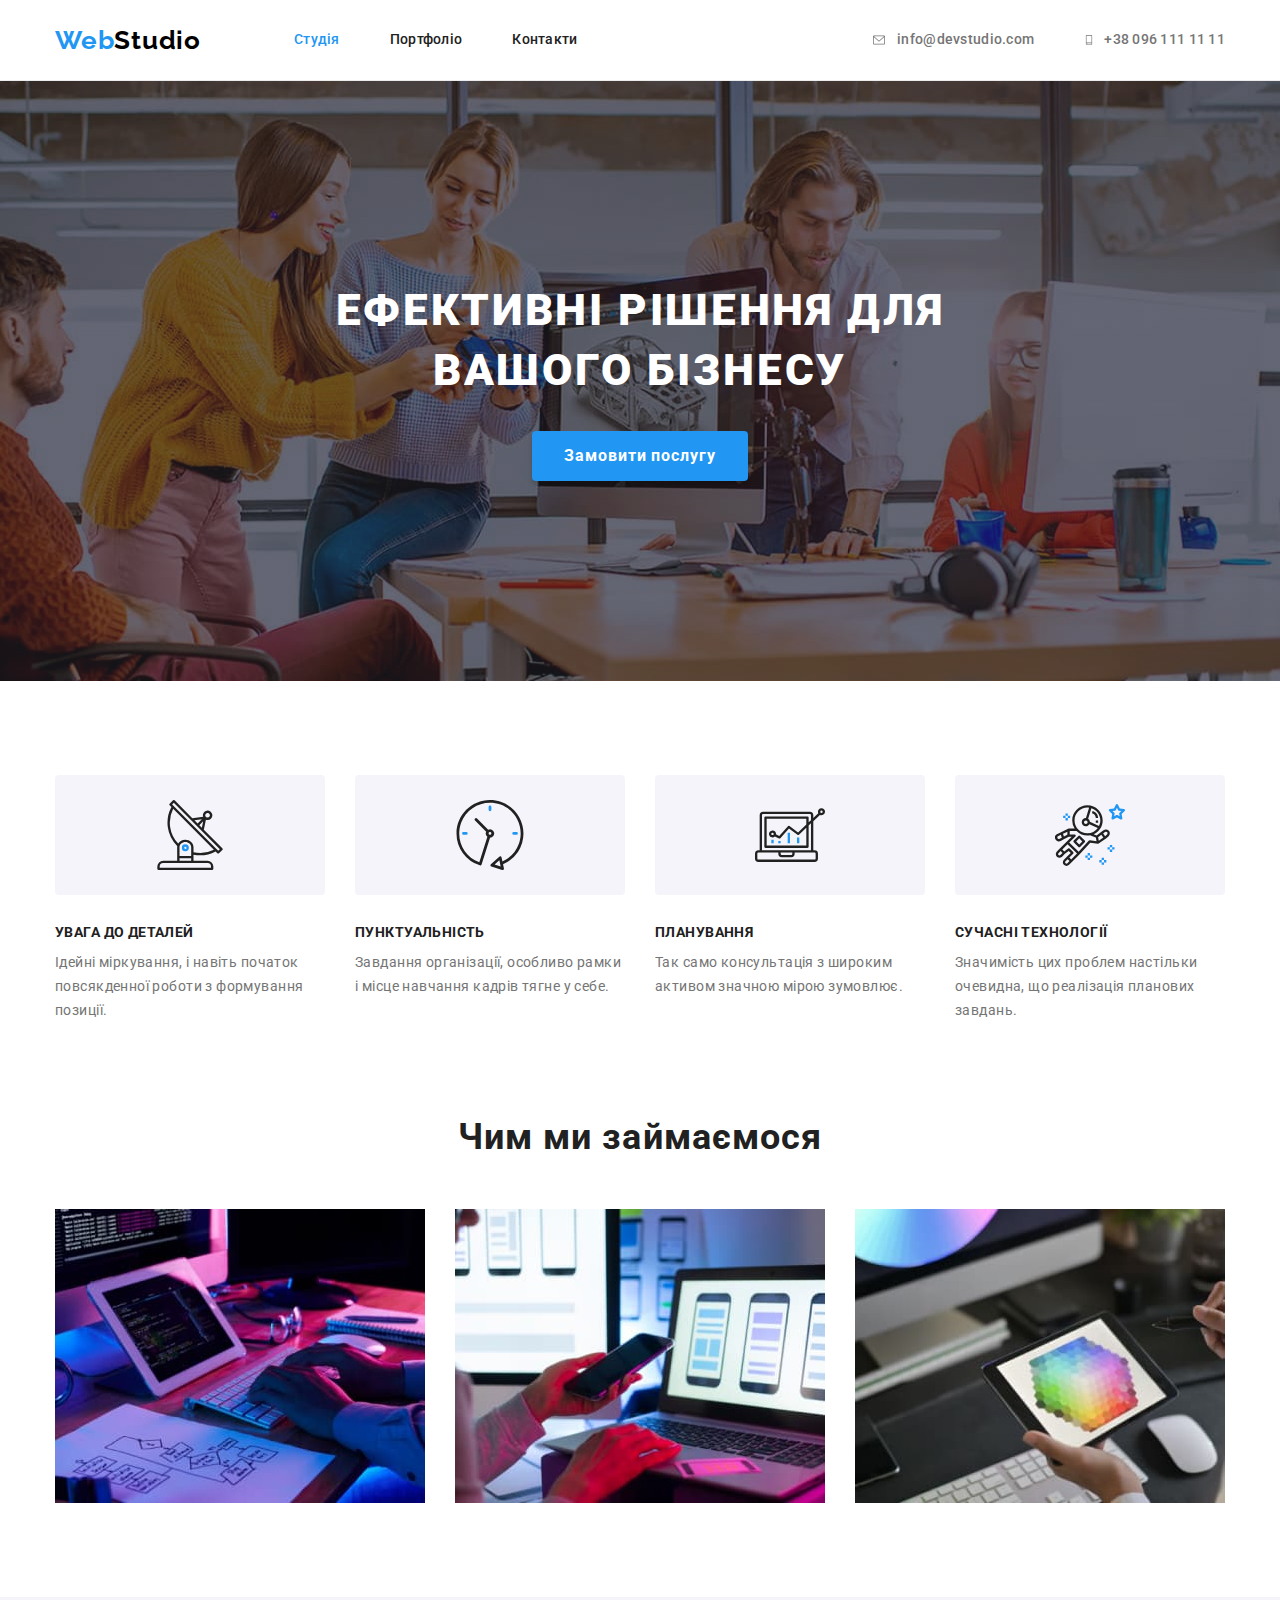
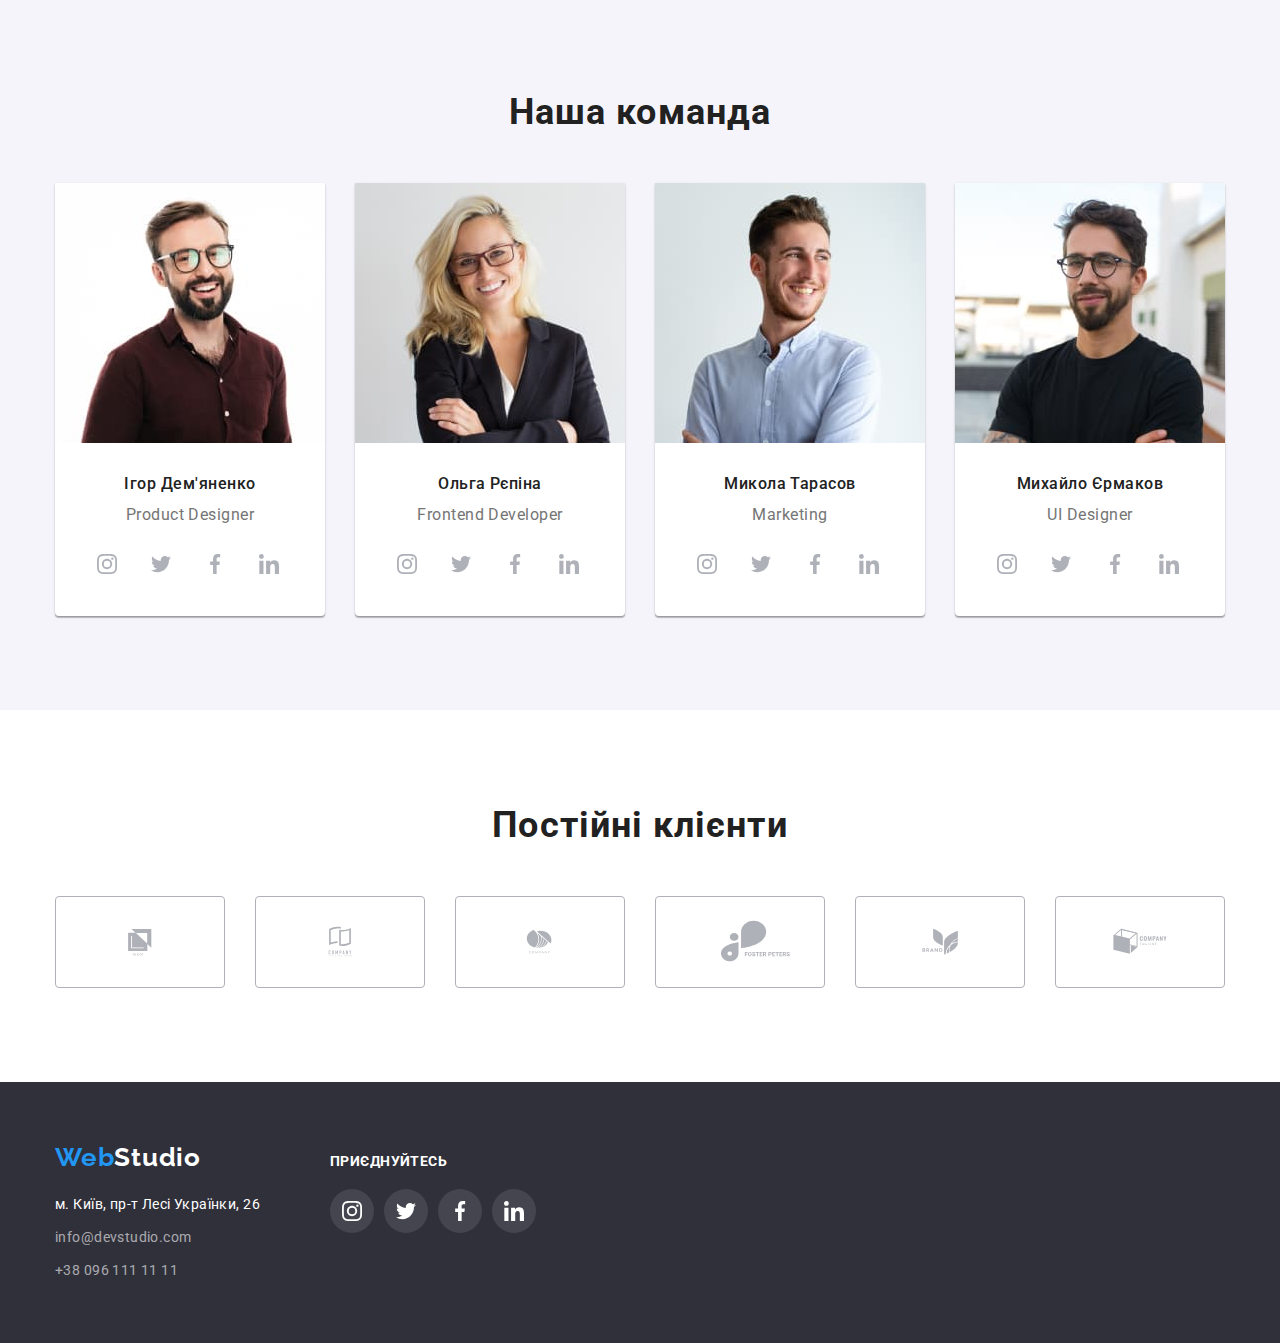
<file: index.html>
<!DOCTYPE html>
<html lang="uk">
  <head>
    <meta charset="UTF-8" />
    <meta http-equiv="X-UA-Compatible" content="IE=edge" />
    <meta name="viewport" content="width=device-width, initial-scale=1.0" />
    <link rel="preconnect" href="https://fonts.googleapis.com" />
    <link rel="preconnect" href="https://fonts.gstatic.com" crossorigin />
    <link
      href="https://fonts.googleapis.com/css2?family=Raleway:wght@700&family=Roboto:wght@400;500;700;900&display=swap"
      rel="stylesheet"
    />
    <link rel="stylesheet" href="./css/modern-normalize.css" />
    <link rel="stylesheet" href="./css/styles.css" />
    <title>WebStudio</title>
  </head>
  <body>
    <!-- Header -->
    <header class="header">
      <div class="container header-block">
        <a class="header-logo" href="./index.html"><span>Web</span>Studio</a>
        <nav class="header-nav">
          <ul class="header-menu">
            <li><a class="header-menu-link active" href="./index.html">Студія</a></li>
            <li><a class="header-menu-link" href="./portfolio.html">Портфоліо</a></li>
            <li><a class="header-menu-link" href="#">Контакти</a></li>
          </ul>
        </nav>
        <ul class="header-contacts">
          <li>
            <a class="header-contacts-link" href="mailto:info@devstudio.com">
              <svg class="contact-icon" width="16" height="12">
                <use href="./images/icons.svg#icon-envelope"></use>
              </svg>
              info@devstudio.com
            </a>
          </li>
          <li>
            <a class="header-contacts-link" href="tel:+380961111111">
              <svg class="contact-icon" width="10" height="16">
                <use href="./images/icons.svg#icon-smartphone"></use>
              </svg>
              +38 096 111 11 11
            </a>
          </li>
        </ul>
      </div>
    </header>
    <!-- Main content -->
    <main>
      <!-- Hero -->
      <section class="hero section">
        <div class="container">
          <h1 class="hero-title">Ефективні рішення для вашого бізнесу</h1>
          <button class="hero-btn" type="button">Замовити послугу</button>
        </div>
      </section>
      <!-- Section01 Advantages -->
      <section class="advantages section">
        <div class="container">
          <h2 class="scr-reader">Наші переваги</h2>
          <ul class="advantages-list">
            <li class="advantages-block">
              <div class="advantages-img">
                <svg class="advantages-icon" width="70" height="70">
                  <use href="./images/icons.svg#icon-antenna"></use>
                </svg>
              </div>
              <h3 class="advantages-title">Увага до деталей</h3>
              <p class="advantages-text">
                Ідейні міркування, і навіть початок повсякденної роботи з формування позиції.
              </p>
            </li>
            <li class="advantages-block">
              <div class="advantages-img">
                <svg class="advantages-icon" width="70" height="70">
                  <use href="./images/icons.svg#icon-clock"></use>
                </svg>
              </div>
              <h3 class="advantages-title">Пунктуальність</h3>
              <p class="advantages-text">
                Завдання організації, особливо рамки і місце навчання кадрів тягне у себе.
              </p>
            </li>
            <li class="advantages-block">
              <div class="advantages-img">
                <svg class="advantages-icon" width="70" height="70">
                  <use href="./images/icons.svg#icon-diagram"></use>
                </svg>
              </div>
              <h3 class="advantages-title">Планування</h3>
              <p class="advantages-text">
                Так само консультація з широким активом значною мірою зумовлює.
              </p>
            </li>
            <li class="advantages-block">
              <div class="advantages-img">
                <svg class="advantages-icon" width="70" height="70">
                  <use href="./images/icons.svg#icon-astronaut"></use>
                </svg>
              </div>
              <h3 class="advantages-title">Сучасні технології</h3>
              <p class="advantages-text">
                Значимість цих проблем настільки очевидна, що реалізація планових завдань.
              </p>
            </li>
          </ul>
        </div>
      </section>
      <!-- Section02 Directions  -->
      <section class="directions section">
        <div class="container">
          <h2 class="section-title drn">Чим ми займаємося</h2>
          <ul class="directions-list">
            <li class="directions-item">
              <img src="./images/box1.jpg" width="370" alt="Програмування" />
            </li>
            <li class="directions-item">
              <img src="./images/box2.jpg" width="370" alt="Розробка мобільних додатків" />
            </li>
            <li class="directions-item">
              <img src="./images/box3.jpg" width="370" alt="Дизайн" />
            </li>
          </ul>
        </div>
      </section>
      <!-- Section03 Team -->
      <section class="team section">
        <div class="container">
          <h2 class="section-title">Наша команда</h2>
          <ul class="team-list">
            <li class="team-item">
              <img src="./images/img01.jpg" alt="Фото Ігор Дем'яненко" width="270" />
              <div class="team-item-descr">
                <h3 class="team-item-title">Ігор Дем'яненко</h3>
                <p class="team-item-job">Product Designer</p>
                <ul class="team-icons-list">
                  <li class="team-list-item">
                    <a class="members-social-icons" href="#">
                      <svg class="members-social-icon" width="20" height="20">
                        <use href="./images/icons.svg#icon-instagram"></use>
                      </svg>
                    </a>
                  </li>
                  <li class="team-list-item">
                    <a class="members-social-icons" href="#">
                      <svg class="members-social-icon" width="20" height="20">
                        <use href="./images/icons.svg#icon-twitter"></use>
                      </svg>
                    </a>
                  </li>
                  <li class="team-list-item">
                    <a class="members-social-icons" href="#">
                      <svg class="members-social-icon" width="20" height="20">
                        <use href="./images/icons.svg#icon-facebook"></use>
                      </svg>
                    </a>
                  </li>
                  <li class="team-list-item">
                    <a class="members-social-icons" href="#">
                      <svg class="members-social-icon" width="20" height="20">
                        <use href="./images/icons.svg#icon-linkedin"></use>
                      </svg>
                    </a>
                  </li>
                </ul>
              </div>
            </li>
            <li class="team-item">
              <img src="./images/img02.jpg" alt="Фото Ольга Рєпіна" width="270" />
              <div class="team-item-descr">
                <h3 class="team-item-title">Ольга Рєпіна</h3>
                <p class="team-item-job">Frontend Developer</p>
                <ul class="team-icons-list">
                  <li class="team-list-item">
                    <a class="members-social-icons" href="#">
                      <svg class="members-social-icon" width="20" height="20">
                        <use href="./images/icons.svg#icon-instagram"></use>
                      </svg>
                    </a>
                  </li>
                  <li class="team-list-item">
                    <a class="members-social-icons" href="#">
                      <svg class="members-social-icon" width="20" height="20">
                        <use href="./images/icons.svg#icon-twitter"></use>
                      </svg>
                    </a>
                  </li>
                  <li class="team-list-item">
                    <a class="members-social-icons" href="#">
                      <svg class="members-social-icon" width="20" height="20">
                        <use href="./images/icons.svg#icon-facebook"></use>
                      </svg>
                    </a>
                  </li>
                  <li class="team-list-item">
                    <a class="members-social-icons" href="#">
                      <svg class="members-social-icon" width="20" height="20">
                        <use href="./images/icons.svg#icon-linkedin"></use>
                      </svg>
                    </a>
                  </li>
                </ul>
              </div>
            </li>
            <li class="team-item">
              <img src="./images/img03.jpg" alt="Фото Микола Тарасов" width="270" />
              <div class="team-item-descr">
                <h3 class="team-item-title">Микола Тарасов</h3>
                <p class="team-item-job">Marketing</p>
                <ul class="team-icons-list">
                  <li class="team-list-item">
                    <a class="members-social-icons" href="#">
                      <svg class="members-social-icon" width="20" height="20">
                        <use href="./images/icons.svg#icon-instagram"></use>
                      </svg>
                    </a>
                  </li>
                  <li class="team-list-item">
                    <a class="members-social-icons" href="#">
                      <svg class="members-social-icon" width="20" height="20">
                        <use href="./images/icons.svg#icon-twitter"></use>
                      </svg>
                    </a>
                  </li>
                  <li class="team-list-item">
                    <a class="members-social-icons" href="#">
                      <svg class="members-social-icon" width="20" height="20">
                        <use href="./images/icons.svg#icon-facebook"></use>
                      </svg>
                    </a>
                  </li>
                  <li class="team-list-item">
                    <a class="members-social-icons" href="#">
                      <svg class="members-social-icon" width="20" height="20">
                        <use href="./images/icons.svg#icon-linkedin"></use>
                      </svg>
                    </a>
                  </li>
                </ul>
              </div>
            </li>
            <li class="team-item">
              <img src="./images/img04.jpg" alt="Михайло Єрмаков" width="270" />
              <div class="team-item-descr">
                <h3 class="team-item-title">Михайло Єрмаков</h3>
                <p class="team-item-job">UI Designer</p>
                <ul class="team-icons-list">
                  <li class="team-list-item">
                    <a class="members-social-icons" href="#">
                      <svg class="members-social-icon" width="20" height="20">
                        <use href="./images/icons.svg#icon-instagram"></use>
                      </svg>
                    </a>
                  </li>
                  <li class="team-list-item">
                    <a class="members-social-icons" href="#">
                      <svg class="members-social-icon" width="20" height="20">
                        <use href="./images/icons.svg#icon-twitter"></use>
                      </svg>
                    </a>
                  </li>
                  <li class="team-list-item">
                    <a class="members-social-icons" href="#">
                      <svg class="members-social-icon" width="20" height="20">
                        <use href="./images/icons.svg#icon-facebook"></use>
                      </svg>
                    </a>
                  </li>
                  <li class="team-list-item">
                    <a class="members-social-icons" href="#">
                      <svg class="members-social-icon" width="20" height="20">
                        <use href="./images/icons.svg#icon-linkedin"></use>
                      </svg>
                    </a>
                  </li>
                </ul>
              </div>
            </li>
          </ul>
        </div>
      </section>
      <!--Section04 Clients-->
      <section class="clients section">
        <div class="container">
          <h2 class="section-title">Постійні клієнти</h2>
          <ul class="clients-list">
            <li class="clients-card">
              <a class="clients-card-ref" href="#">
                <svg class="clients-icon" width="106" height="60">
                  <use href="./images/icons.svg#icon-client01"></use>
                </svg>
              </a>
            </li>
            <li class="clients-card">
              <a class="clients-card-ref" href="#">
                <svg class="clients-icon" width="106" height="60">
                  <use href="./images/icons.svg#icon-client02"></use>
                </svg>
              </a>
            </li>
            <li class="clients-card">
              <a class="clients-card-ref" href="#">
                <svg class="clients-icon" width="106" height="60">
                  <use href="./images/icons.svg#icon-client03"></use>
                </svg>
              </a>
            </li>
            <li class="clients-card">
              <a class="clients-card-ref" href="#">
                <svg class="clients-icon" width="106" height="60">
                  <use href="./images/icons.svg#icon-client04"></use>
                </svg>
              </a>
            </li>
            <li class="clients-card">
              <a class="clients-card-ref" href="#">
                <svg class="clients-icon" width="106" height="60">
                  <use href="./images/icons.svg#icon-client05"></use>
                </svg>
              </a>
            </li>
            <li class="clients-card">
              <a class="clients-card-ref" href="#">
                <svg class="clients-icon" width="106" height="60">
                  <use href="./images/icons.svg#icon-client06"></use>
                </svg>
              </a>
            </li>
          </ul>
        </div>
      </section>
    </main>
    <!-- Footer -->
    <footer class="footer">
      <div class="container footer-info">
        <div class="footer-logo-contacts">
          <a class="footer-logo" href="./index.html"><span>Web</span>Studio</a>
          <address>
            <ul class="footer-contacts">
              <li class="footer-contacts-item">
                <a
                  class="footer-contacts-adress"
                  href="https://goo.gl/maps/RdGr7icwd7hFewiF6"
                  target="_blank"
                  rel="noopener noreferrer nofollow"
                  >м. Київ, пр-т Лесі Українки, 26</a
                >
              </li>
              <li class="footer-contacts-item">
                <a class="footer-contacts-link" href="mailto:info@devstudio.com"
                  >info@devstudio.com</a
                >
              </li>
              <li class="footer-contacts-item-last">
                <a class="footer-contacts-link" href="tel:+380961111111"> +38 096 111 11 11</a>
              </li>
            </ul>
          </address>
        </div>
        <div class="join">
          <h3 class="join-title">Приєднуйтесь</h3>
          <ul class="join-list">
            <li class="join-list-item">
              <a class="social-icons" href="#">
                <svg class="social-icon" width="20" height="20">
                  <use href="./images/icons.svg#icon-instagram"></use>
                </svg>
              </a>
            </li>
            <li class="join-list-item">
              <a class="social-icons" href="#">
                <svg class="social-icon" width="20" height="20">
                  <use href="./images/icons.svg#icon-twitter"></use>
                </svg>
              </a>
            </li>
            <li class="join-list-item">
              <a class="social-icons" href="#">
                <svg class="social-icon" width="20" height="20">
                  <use href="./images/icons.svg#icon-facebook"></use>
                </svg>
              </a>
            </li>
            <li class="join-list-item">
              <a class="social-icons" href="#">
                <svg class="social-icon" width="20" height="20">
                  <use href="./images/icons.svg#icon-linkedin"></use>
                </svg>
              </a>
            </li>
          </ul>
        </div>
      </div>
    </footer>
  </body>
</html>
</file>
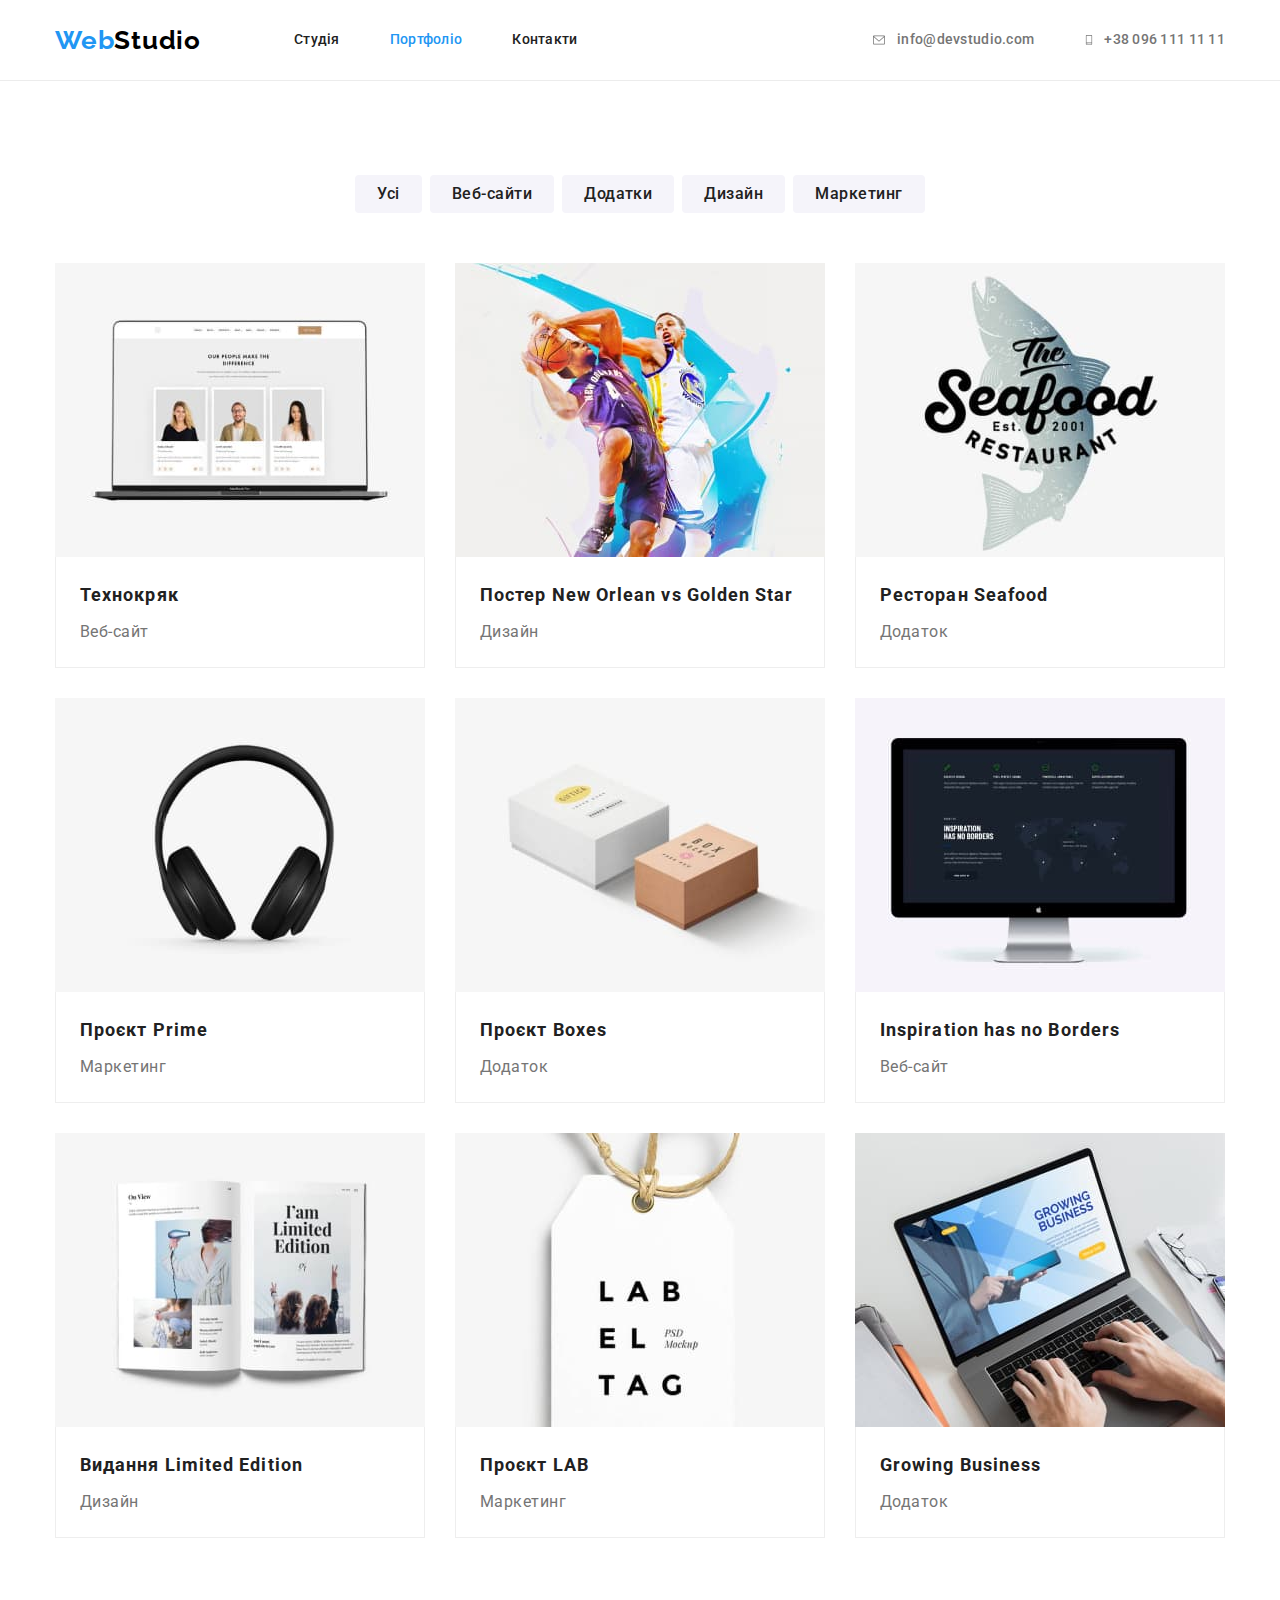
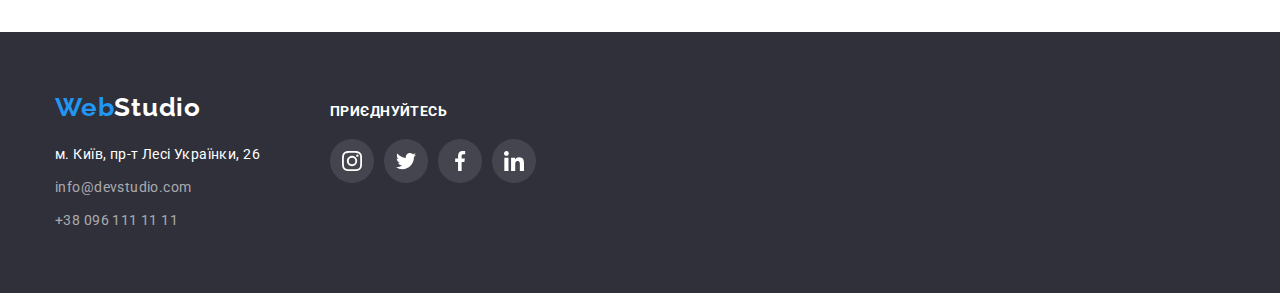
<file: portfolio.html>
<!DOCTYPE html>
<html lang="uk">
  <head>
    <meta charset="UTF-8" />
    <meta http-equiv="X-UA-Compatible" content="IE=edge" />
    <meta name="viewport" content="width=device-width, initial-scale=1.0" />
    <link rel="preconnect" href="https://fonts.googleapis.com" />
    <link rel="preconnect" href="https://fonts.gstatic.com" crossorigin />
    <link
      href="https://fonts.googleapis.com/css2?family=Raleway:wght@700&family=Roboto:wght@400;500;700;900&display=swap"
      rel="stylesheet"
    />
    <link rel="stylesheet" href="./css/modern-normalize.css" />
    <link rel="stylesheet" href="./css/styles.css" />
    <title>Portfolio</title>
  </head>
  <body>
    <!--Header-->
    <header class="header">
      <div class="container header-block">
        <a class="header-logo" href="./index.html"><span>Web</span>Studio</a>
        <nav class="header-nav">
          <ul class="header-menu">
            <li><a class="header-menu-link" href="./index.html">Студія</a></li>
            <li><a class="header-menu-link active" href="./portfolio.html">Портфоліо</a></li>
            <li><a class="header-menu-link" href="#">Контакти</a></li>
          </ul>
        </nav>
        <ul class="header-contacts">
          <li>
            <a class="header-contacts-link" href="mailto:info@devstudio.com">
              <svg class="contact-icon" width="16" height="12">
                <use href="./images/icons.svg#icon-envelope"></use>
              </svg>
              info@devstudio.com
            </a>
          </li>
          <li>
            <a class="header-contacts-link" href="tel:+380961111111">
              <svg class="contact-icon" width="10" height="16">
                <use href="./images/icons.svg#icon-smartphone"></use>
              </svg>
              +38 096 111 11 11
            </a>
          </li>
        </ul>
      </div>
    </header>
    <!-- Main content -->
    <main>
      <!--Section01 Portfolio-->
      <section class="section portfolio">
        <div class="container">
          <h1 class="scr-reader">Портфоліо</h1>
          <ul class="portfolio-filters">
            <li class="portfolio-filters-item">
              <button class="portfolio-filters-btn" type="button">Усі</button>
            </li>
            <li class="portfolio-filters-item">
              <button class="portfolio-filters-btn" type="button">Веб-сайти</button>
            </li>
            <li class="portfolio-filters-item">
              <button class="portfolio-filters-btn" type="button">Додатки</button>
            </li>
            <li class="portfolio-filters-item">
              <button class="portfolio-filters-btn" type="button">Дизайн</button>
            </li>
            <li class="portfolio-filters-item">
              <button class="portfolio-filters-btn" type="button">Маркетинг</button>
            </li>
          </ul>
          <!-- <h1>Приклади робіт</h1> -->
          <ul class="card-set">
            <li class="card">
              <a class="card-interactive" href="#">
                <img
                  src="./images/project01-tekhnokriak.jpg"
                  alt="Приклад вебсайту Технокряк"
                  width="370"
                />
                <div class="card-descr">
                  <h2 class="card-title">Технокряк</h2>
                  <p class="card-tag">Веб-сайт</p>
                </div>
              </a>
            </li>

            <li class="card">
              <a class="card-interactive" href="#">
                <img
                  src="./images/project02-poster.jpg"
                  alt="Приклад дизайну постеру"
                  width="370"
                />
                <div class="card-descr">
                  <h2 class="card-title">Постер New Orlean vs Golden Star</h2>
                  <p class="card-tag">Дизайн</p>
                </div>
              </a>
            </li>

            <li class="card">
              <a class="card-interactive" href="#">
                <img
                  src="./images/project03-seafood.jpg"
                  alt="Приклад додатку ресторану Сіфуд"
                  width="370"
                />
                <div class="card-descr">
                <h2 class="card-title">Ресторан Seafood</h2>
                <p class="card-tag">Додаток</p>
              </div>
              </a>
            </li>

            <li class="card">
              <a class="card-interactive" href="#">
                <img
                  src="./images/project04-prime.jpg"
                  alt="Приклад маркетингового проєкту Прайм "
                  width="370"
                />
                <div class="card-descr">
                <h2 class="card-title">Проєкт Prime</h2>
                <p class="card-tag">Маркетинг</p>
              </div>
              </a>
            </li>

            <li class="card">
              <a class="card-interactive" href="#">
                <img src="./images/project05-boxes.jpg" alt="Приклад додатку Боксез" width="370" />
                <div class="card-descr">
                <h2 class="card-title">Проєкт Boxes</h2>
                <p class="card-tag">Додаток</p>
              </div>
              </a>
            </li>

            <li class="card">
              <a class="card-interactive" href="#">
                <img
                  src="./images/project06-inspiration.jpg"
                  alt="Приклад вебсайту Інспірейшен"
                  width="370"
                />
                <div class="card-descr">
                <h2 class="card-title">Inspiration has no Borders</h2>
                <p class="card-tag">Веб-сайт</p>
              </div>
              </a>
            </li>

            <li class="card">
              <a class="card-interactive" href="#">
                <img
                  src="./images/project07-limited.jpg"
                  alt="Приклад дизайну видання Лімітед Едішен"
                  width="370"
                />
                <div class="card-descr">
                <h2 class="card-title">Видання Limited Edition</h2>
                <p class="card-tag">Дизайн</p>
              </div>
              </a>
            </li>

            <li class="card">
              <a class="card-interactive" href="#">
                <img
                  src="./images/project08-lab.jpg"
                  alt="Приклад маркетингового проєкту Лаб "
                  width="370"
                />
                <div class="card-descr">
                <h2 class="card-title">Проєкт LAB</h2>
                <p class="card-tag">Маркетинг</p>
              </div>
              </a>
            </li>

            <li class="card">
              <a class="card-interactive" href="#">
                <img
                  src="./images/project09-business.jpg"
                  alt="Приклад додатку Гроуінг Бізнес"
                  width="370"
                />
                <div class="card-descr">
                <h2 class="card-title">Growing Business</h2>
                <p class="card-tag">Додаток</p>
              </div>
              </a>
            </li>
          </ul>
        </div>
      </section>
    </main>
    <!-- Footer -->
    <footer class="footer">
      <div class="container footer-info">
        <div class="footer-logo-contacts">
          <a class="footer-logo" href="./index.html"><span>Web</span>Studio</a>
          <address>
            <ul class="footer-contacts">
              <li class="footer-contacts-item">
                <a
                  class="footer-contacts-adress"
                  href="https://goo.gl/maps/RdGr7icwd7hFewiF6"
                  target="_blank"
                  rel="noopener noreferrer nofollow"
                  >м. Київ, пр-т Лесі Українки, 26</a
                >
              </li>
              <li class="footer-contacts-item">
                <a class="footer-contacts-link" href="mailto:info@devstudio.com"
                  >info@devstudio.com</a
                >
              </li>
              <li class="footer-contacts-item-last">
                <a class="footer-contacts-link" href="tel:+380961111111"> +38 096 111 11 11</a>
              </li>
            </ul>
          </address>
        </div>
        <div class="join">
          <h3 class="join-title">Приєднуйтесь</h3>
          <ul class="join-list">
            <li class="join-list-item">
              <a class="social-icons" href="#">
                <svg class="social-icon" width="20" height="20">
                  <use href="./images/icons.svg#icon-instagram"></use>
                </svg>
              </a>
            </li>
            <li class="join-list-item">
              <a class="social-icons" href="#">
                <svg class="social-icon" width="20" height="20">
                  <use href="./images/icons.svg#icon-twitter"></use>
                </svg>
              </a>
            </li>
            <li class="join-list-item">
              <a class="social-icons" href="#">
                <svg class="social-icon" width="20" height="20">
                  <use href="./images/icons.svg#icon-facebook"></use>
                </svg>
              </a>
            </li>
            <li class="join-list-item">
              <a class="social-icons" href="#">
                <svg class="social-icon" width="20" height="20">
                  <use href="./images/icons.svg#icon-linkedin"></use>
                </svg>
              </a>
            </li>
          </ul>
        </div>
      </div>
    </footer>
  </body>
</html>
</file>
<file: css/styles.css>
:root {
  --f-roboto: 'Roboto', sans-serif;
  --f-raleway: 'Raleway', sans-serif;
  --f-size16: 16px;
  --black: #000000;
  --dark: #212121;
  --dark-grey: #2f303a;
  --grey: #757575;
  --semigrey: #ececec;
  --bordergrey: #afb1b8;
  --border-grey: #eeeeee;
  --lightgrey: #f5f4fa;
  --blue: #2196f3;
  --white-grey: #f5f5f5;
  --white: #fff;
  --opasity: rgba(255, 255, 255, 0.6);
}
html {
  box-sizing: border-box;
}
*,
*::before,
*::after {
  box-sizing: inherit;
}
body {
  font-family: var(--f-roboto);
  font-size: var(--f-size16);
  line-height: 1.2;
  color: var(--dark);
}
.container {
  max-width: 1200px;
  padding: 0 15px;
  margin: 0 auto;
}
h1,
h2,
h3,
h4,
h5,
h6,
p,
ul {
  margin: 0;
  padding: 0;
}
img {
  max-width: 100%;
  height: auto;
  display: block;
}
.section {
  padding: 94px 0;
}
.header {
  background-color: var(--white);
  border-bottom: 1px solid var(--semigrey);
}
.header-block {
  display: flex;
  align-items: center;
  justify-content: space-between;
}
.header-logo {
  margin-right: 93px;
  font-family: var(--f-raleway);
  font-weight: 700;
  font-size: 26px;
  line-height: 1.19;
  letter-spacing: 0.03em;
  color: var(--black);
  text-decoration: none;
}
.header-logo span {
  color: var(--blue);
}
.header-menu,
.header-contacts {
  display: flex;
  list-style: none;
  font-weight: 500;
  font-size: 14px;
  line-height: 1.14;
  letter-spacing: 0.02em;
}
.header-menu li:not(:last-child),
.header-contacts li:not(:last-child) {
  margin-right: 50px;
}
.header-menu-link {
  display: block;
  padding-top: 32px;
  padding-bottom: 32px;
  color: var(--dark);
  text-decoration: none;
}
.header-contacts-link svg {
  fill: var(--grey);
}
.header-contacts-link {
  display: flex;
  align-items: center;
  gap: 10px;
  padding-top: 20px;
  padding-bottom: 20px;
  color: var(--grey);
  text-decoration: none;
}
.header-contacts-link:hover svg,
.header-contacts-link:focus svg {
  fill: var(--blue);
}
.header-menu-link:hover,
.header-contacts-link:hover,
.header-menu-link:focus,
.header-contacts-link:focus,
.header-menu-link.active {
  color: var(--blue);
}
.header-contacts {
  margin-left: auto;
}
/* Header end */

.hero {
  /* position: relative; */
  max-width: 1600px;
  margin: 0 auto;
  padding: 200px 0;
  background-image: linear-gradient(to right, rgba(47, 48, 58, 0.4), rgba(47, 48, 58, 0.4)),
    url(../images/img_hero.jpg);
  background-repeat: no-repeat;
  background-size: cover;
  background-position: center;
  /* background-image: url(../images/img_hero.jpg); */
}
/* .hero::after {
  position: absolute;
  content: "";
  left: 0;
  top: 0;
  width: 100%;
  height: 100%;
  background-color: rgba(47, 48, 58, 0.4);
   } */
.hero-title {
  max-width: 696px;
  margin: 0 auto;
  font-weight: 900;
  font-size: 44px;
  line-height: 1.36;
  text-align: center;
  letter-spacing: 0.06em;
  text-transform: uppercase;
  color: var(--white);
  /* position: relative;
  z-index: 2; */
}
.hero-btn {
  display: block;
  margin: 30px auto 0;
  padding: 10px 32px;
  font-weight: 700;
  font-size: var(--f-size16);
  line-height: 1.88;
  letter-spacing: 0.06em;
  color: var(--white);
  background: var(--blue);
  border: none;
  box-shadow: 0px 4px 4px rgba(0, 0, 0, 0.15);
  border-radius: 4px;
  cursor: pointer;
  /* position: relative;
  z-index: 2; */
}
/* Hero end */
.scr-reader {
  position: absolute;
  white-space: nowrap;
  width: 1px;
  height: 1px;
  overflow: hidden;
  border: 0;
  padding: 0;
  clip: rect(0 0 0 0);
  clip-path: inset(50%);
  margin: -1px;
}
.advantages-block {
  width: 270px;
}
.advantages-img {
  display: flex;
  align-items: center;
  justify-content: center;
  height: 120px;
  margin-bottom: 30px;
  background: var(--lightgrey);
  border-radius: 4px;
}
.advantages-block:not(:last-child) {
  margin-right: 30px;
}
.advantages-list {
  display: flex;
  flex-wrap: wrap;
  list-style: none;
}
.advantages-title {
  display: block;
  margin-bottom: 10px;
  font-size: 14px;
  line-height: 1.14;
  letter-spacing: 0.03em;
  text-transform: uppercase;
}
.advantages-text {
  font-size: 14px;
  line-height: 1.71;
  letter-spacing: 0.03em;
  color: var(--grey);
}
.directions {
  padding-top: 0;
}
.section-title {
  font-size: 36px;
  line-height: 1.17;
  text-align: center;
  letter-spacing: 0.03em;
}
.section-title {
  margin-bottom: 50px;
}
.directions-list {
  display: flex;
  flex-wrap: wrap;
  gap: 30px;
  list-style: none;
}
.team {
  background: var(--lightgrey);
}
.team-list {
  display: flex;
  flex-wrap: wrap;
  gap: 30px;
  list-style: none;
}
.team-item {
  background: var(--white);
  box-shadow: 0px 1px 3px rgba(0, 0, 0, 0.12), 0px 1px 1px rgba(0, 0, 0, 0.14),
    0px 2px 1px rgba(0, 0, 0, 0.2);
  border-radius: 0px 0px 4px 4px;
}
.team-item-descr {
  padding: 30px 30px;
}
.team-item-title {
  font-size: var(--f-size16);
  font-weight: 500;
  line-height: 1.36;
  text-align: center;
  letter-spacing: 0.03em;
}
.team-item-job {
  margin-top: 10px;
  margin-bottom: 16px;
  font-size: var(--f-size16);
  line-height: 1.36;
  text-align: center;
  letter-spacing: 0.03em;
  color: var(--grey);
}
.team-icons-list {
  display: flex;
  gap: 10px;
  list-style: none;
}
.members-social-icons {
  display: flex;
  justify-content:center;
  align-items: center;
  width: 44px;
  height: 44px;
  background-color: var(--white);
  fill: var(--bordergrey);
  border-radius: 50%;
  cursor: pointer;
  transition: ease-in-out 0.4s;
  /* transition: background-color 250ms var(--timing-function); */
}
.members-social-icons:hover,
.members-social-icons:focus {
  fill: var(--white);
  background-color: var(--blue);
}

/*Clients Section*/
.clients-list {
  display: flex;
  flex-wrap: wrap;
  align-items: center;
  list-style: none;
  gap: 30px;
  justify-content: center;
}
.clients-card {
  width: 170px;
  height: 92px; 
}
.clients-card-ref {
  display: flex;
  align-items: center;
  justify-content: center;
  width: 100%;
  height: 100%;
  border: 1px solid var(--bordergrey);
  border-radius: 4px;
  fill: var(--bordergrey);
  cursor: pointer;
  transition: ease-in-out 0.4s;
}
.clients-card-ref:hover,
.clients-card-ref:focus {
  fill:var(--blue);
  border-color:var(--blue);
}
/* В секції з клієнтами в стані ховеру і фокусу має змінюватися колір бордера + іконки мають змінювати колір також в стані фокусу. */
/* Main end */
.footer {
  padding: 60px 0;
  background-color: var(--dark-grey);
}
.footer-logo-contacts {
margin-right: 70px;
}
.footer-info {
  display: flex;
  align-items: baseline;
}
.footer-logo {
  display: block;
  margin-bottom: 20px;
  font-family: var(--f-raleway);
  font-weight: 700;
  font-size: 26px;
  line-height: 1.19;
  letter-spacing: 0.03em;
  color: var(--white);
  text-decoration: none;
}
.footer-logo span {
  color: var(--blue);
}
.footer-contacts {
  font-style: normal;
  font-weight: 400;
  font-size: 14px;
  line-height: 1.71;
  letter-spacing: 0.03em;
  list-style: none;
}
.footer-contacts-item {
  margin-bottom: 9px;
}
.footer-contacts-adress {
  display: block;

  text-decoration: none;
  color: var(--white);
}
.footer-contacts-link {
  display: block;

  text-decoration: none;
  color: var(--opasity);
}
.footer-contacts-adress:hover,
.footer-contacts-adress:focus,
.footer-contacts-link:hover,
.footer-contacts-link:focus {
  color: var(--blue);
}
.join-title {
  display: block;
  margin-top: 0;
  margin-bottom: 20px;
  font-weight: 700;
  font-size: 14px;
  line-height: 1.143;
  letter-spacing: 0.03em;
  text-transform: uppercase;
  color: var(--white);
}
.join-list {
  display: flex;
  gap: 10px;
  list-style: none;
}
.social-icons {
  display: flex;
  justify-content:center;
  align-items: center;
  width: 44px;
  height: 44px;
  background-color: rgba(255, 255, 255, 0.1);
  fill: var(--white);
  border-radius: 50%;
  cursor: pointer;
  transition: ease-in-out 0.4s;
  /* transition: background-color 250ms var(--timing-function);  */
}
.social-icons:hover,
.social-icons:focus {
  background-color: var(--blue);
}
/* Index.html end */
/* Portfolio.html */
.portfolio-filters {
  list-style: none;
  display: flex;
  gap: 8px;
  margin-bottom: 50px;
  justify-content: center;
}
.portfolio-filters-btn {
  padding: 6px 22px;
  font-weight: 500;
  font-size: 16px;
  line-height: 1.62;
  text-align: center;
  letter-spacing: 0.03em;
  color: var(--dark);
  background-color: var(--lightgrey);
  border: none;
  border-radius: 4px;
  cursor: pointer;
  transition: ease-in-out 0.4s;
}
.portfolio-filters-btn:hover,
.portfolio-filters-btn:focus {
  color: var(--white);
  background-color: var(--blue);
  box-shadow: 0px 3px 1px rgba(0, 0, 0, 0.1), 0px 1px 2px rgba(0, 0, 0, 0.08),
    0px 2px 2px rgba(0, 0, 0, 0.12);
}
.card-set {
  display:flex;
  flex-wrap: wrap;
  margin-top: -30px;
  margin-left: -30px;
}
.card {
  display:block;
  flex-basis: calc(100% / 3 - 30px);
  margin-top: 30px;
  margin-left: 30px;
  list-style: none;
  background-color: var(--white);
}
.card-interactive {
  display: block;
}

.card-interactive:hover,
.card-interactive:focus {
  box-shadow: 0px 1px 1px rgba(0, 0, 0, 0.12), 0px 4px 4px rgba(0, 0, 0, 0.06),
    1px 4px 6px rgba(0, 0, 0, 0.16);
}
.card-descr {
  padding: 20px 24px;
  border-right: 1px solid var(--border-grey);
  border-bottom: 1px solid var(--border-grey);
  border-left: 1px solid var(--border-grey);
}
.card-title {
  font-size: 18px;
  line-height: 2;
  letter-spacing: 0.06em;
  color: var(--dark);
}
.card-tag {
  margin-top: 4px;
  line-height: 1.88;
  letter-spacing: 0.03em;
  color: var(--grey);
}
.card a {
  text-decoration: none;
}
</file>
